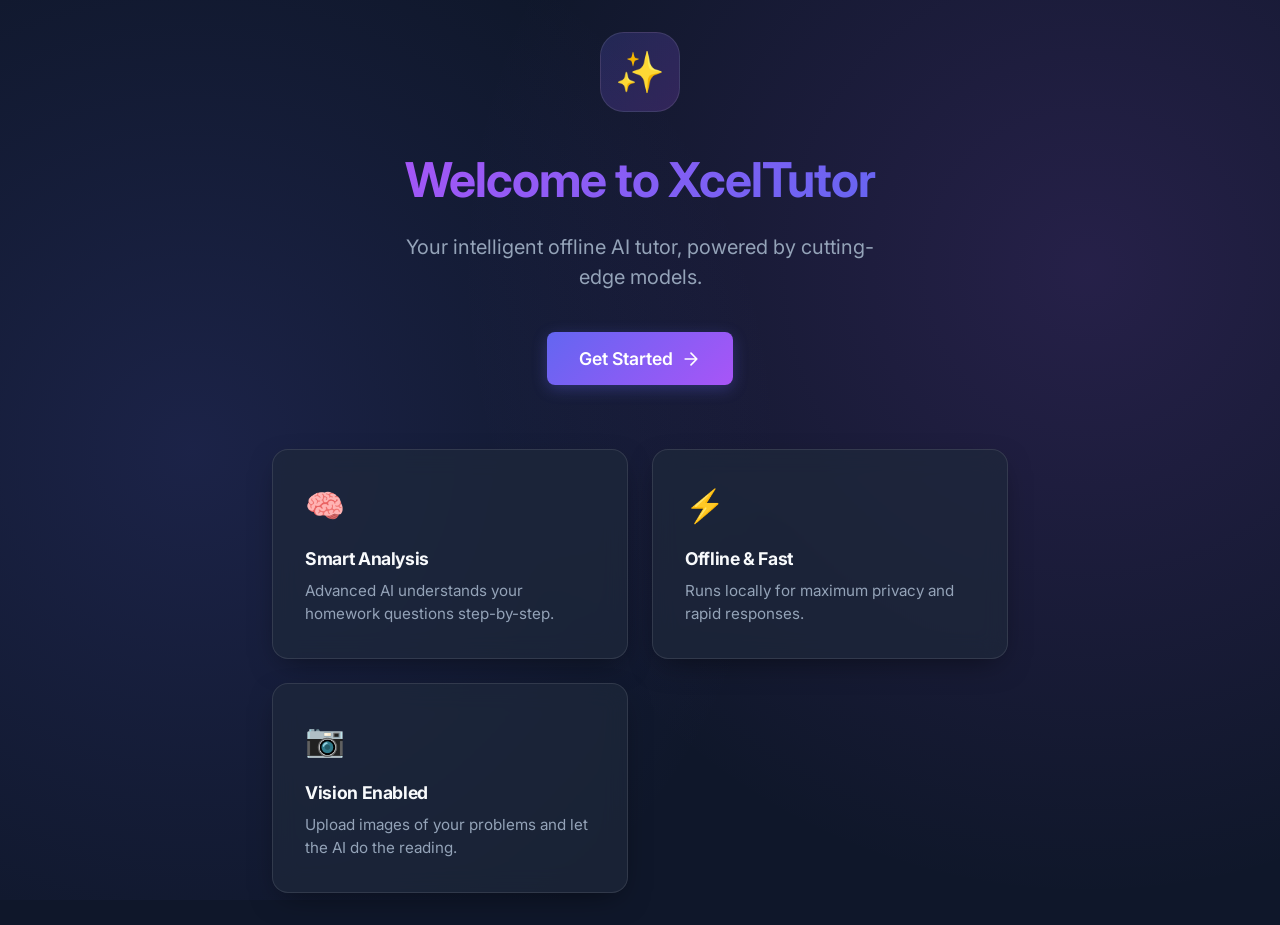
<file: templates/index.html>
<!DOCTYPE html>
<html lang="en">
<head>
    <meta charset="UTF-8">
    <title>XcelTutor - Home</title>
    <link rel="stylesheet" href="/static/style.css">
    <link rel="manifest" href="/manifest.json">
    <link rel="icon" href="/static/icons/xceltutor.svg">
    <meta name="theme-color" content="#0f172a">
    <meta name="viewport" content="width=device-width, initial-scale=1">
    <meta name="description" content="XcelTutor is your offline AI tutor, powered by Gemma and LLaVA. Get homework help instantly.">
</head>
<body>

    <div class="app-container home-container">
        <header class="hero">
            <div class="logo-wrapper">
                <div class="logo-icon">✨</div>
            </div>
            <h1 class="gradient-text">Welcome to XcelTutor</h1>
            <p class="subtitle">Your intelligent offline AI tutor, powered by cutting-edge models.</p>
            
            <div class="button-group">
                <a href="/upload" class="no-underline">
                    <button class="primary-btn pulse-anim">
                        Get Started
                        <svg width="20" height="20" viewBox="0 0 24 24" fill="none" stroke="currentColor" stroke-width="2" stroke-linecap="round" stroke-linejoin="round"><path d="M5 12h14M12 5l7 7-7 7"/></svg>
                    </button>
                </a>
                <button id="installAppBtn" class="secondary-btn" style="display: none;">
                    Install App
                    <svg width="20" height="20" viewBox="0 0 24 24" fill="none" stroke="currentColor" stroke-width="2" stroke-linecap="round" stroke-linejoin="round"><path d="M21 15v4a2 2 0 0 1-2 2H5a2 2 0 0 1-2-2v-4M7 10l5 5 5-5M12 15V3"/></svg>
                </button>
            </div>
        </header>

        <div class="features-grid">
            <div class="feature-card glass-effect">
                <div class="feature-icon">🧠</div>
                <h3>Smart Analysis</h3>
                <p>Advanced AI understands your homework questions step-by-step.</p>
            </div>
            <div class="feature-card glass-effect">
                <div class="feature-icon">⚡</div>
                <h3>Offline & Fast</h3>
                <p>Runs locally for maximum privacy and rapid responses.</p>
            </div>
            <div class="feature-card glass-effect">
                <div class="feature-icon">📷</div>
                <h3>Vision Enabled</h3>
                <p>Upload images of your problems and let the AI do the reading.</p>
            </div>
        </div>
    </div>

<script src="/static/pwa.js"></script>
</body>
</html>
</file>
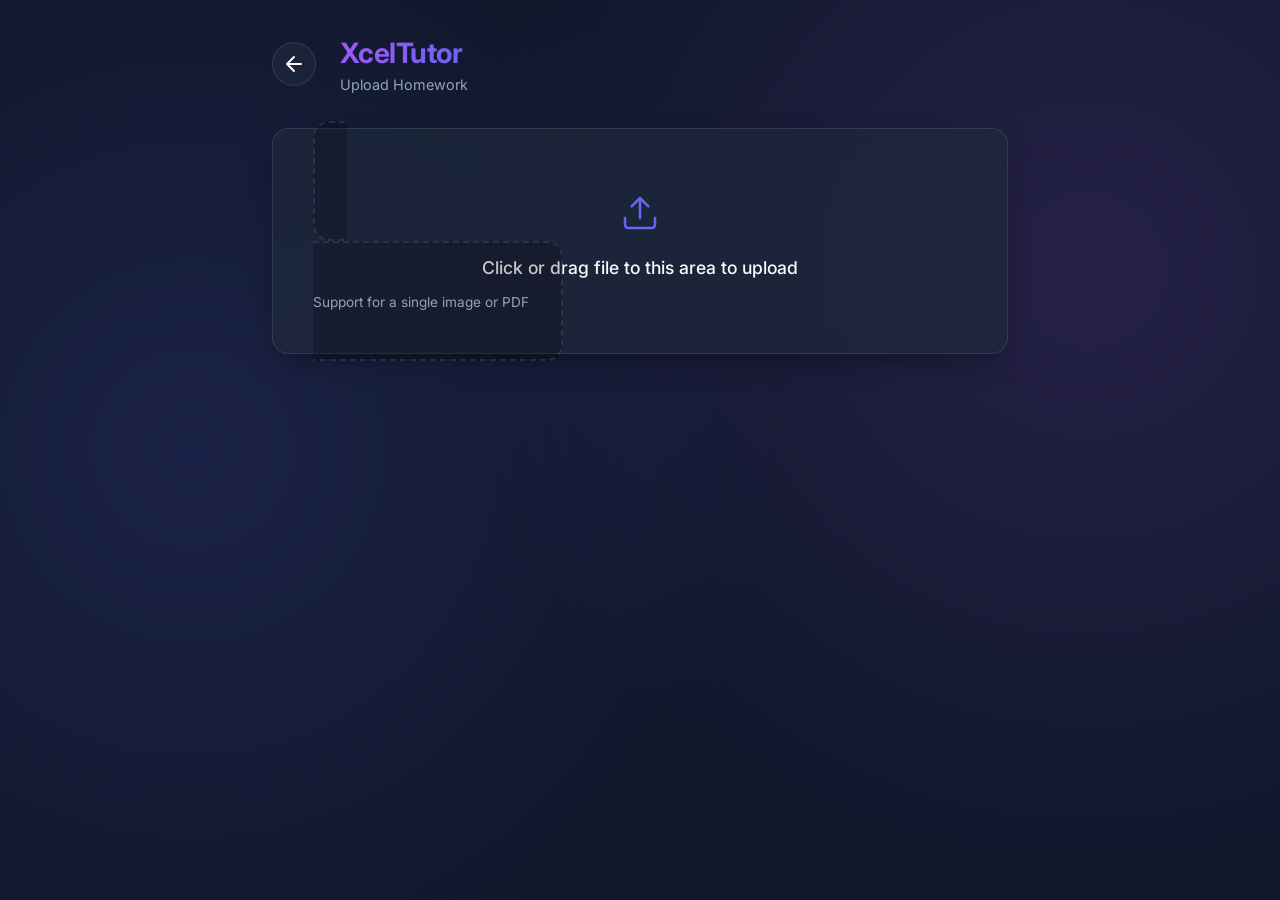
<file: templates/upload.html>
<!DOCTYPE html>
<html lang="en">
<head>
    <meta charset="UTF-8">
    <title>XcelTutor - Upload Homework</title>
    <link rel="stylesheet" href="/static/style.css">
    <link rel="manifest" href="/manifest.json">
    <link rel="icon" href="/static/icons/xceltutor.svg">
    <meta name="theme-color" content="#0f172a">
    <meta name="viewport" content="width=device-width, initial-scale=1">
</head>
<body>

<div class="app-container">
    <header class="app-header">
        <a href="/" class="back-btn">
            <svg width="24" height="24" viewBox="0 0 24 24" fill="none" stroke="currentColor" stroke-width="2" stroke-linecap="round" stroke-linejoin="round"><path d="M19 12H5M12 19l-7-7 7-7"/></svg>
        </a>
        <div class="header-titles">
            <h2 class="gradient-text">XcelTutor</h2>
            <p>Upload Homework</p>
        </div>
    </header>

    <main class="card glass-effect">
        <label class="upload-zone" id="dropZone" for="fileInput">
            <div class="upload-icon">
                <svg width="40" height="40" viewBox="0 0 24 24" fill="none" stroke="currentColor" stroke-width="1.5" stroke-linecap="round" stroke-linejoin="round"><path d="M21 15v4a2 2 0 0 1-2 2H5a2 2 0 0 1-2-2v-4M17 8l-5-5-5 5M12 3v12"/></svg>
            </div>
            <p>Click or drag file to this area to upload</p>
            <span class="file-info" id="fileInfo">Support for a single image or PDF</span>
        </label>
        <input type="file" id="fileInput" class="hidden-input" accept="image/*,application/pdf" onchange="handleFileSelect()">

        <div id="previewPanel" class="hidden fade-in">
            <div class="preview-container">
                <img id="imagePreview" alt="Uploaded homework preview">
            </div>
        </div>

        <div id="taskPanel" class="hidden fade-in">
            <h3>What do you want to do with it?</h3>
            
            <div class="input-group">
                <div class="select-wrapper">
                    <select id="taskSelect">
                        <option value="solve">Solve it step by step</option>
                        <option value="explain">Explain the question</option>
                        <option value="hint">Give me a hint</option>
                        <option value="check">Check my work</option>
                        <option value="extract">Extract the text only</option>
                        <option value="custom">Something else</option>
                    </select>
                </div>
            </div>

            <div class="input-group">
                <input type="text" id="customTask" class="hidden" placeholder="Tell XcelTutor what to do (e.g. Translate to Spanish)">
            </div>

            <button class="primary-btn full-width" onclick="processUploadedFile()" id="actionBtn">
                <span id="btnText">Ask Tutor</span>
                <span class="spinner hidden" id="loadingSpinner"></span>
            </button>
        </div>
    </main>

    <div id="resultContainer" class="hidden fade-in glass-effect result-card">
        <div class="result-header">
            <h3>Tutor Response</h3>
            <button class="copy-btn" onclick="copyResult()" title="Copy to clipboard">
                <svg width="18" height="18" viewBox="0 0 24 24" fill="none" stroke="currentColor" stroke-width="2" stroke-linecap="round" stroke-linejoin="round"><rect x="9" y="9" width="13" height="13" rx="2" ry="2"></rect><path d="M5 15H4a2 2 0 0 1-2-2V4a2 2 0 0 1 2-2h9a2 2 0 0 1 2 2v1"></path></svg>
            </button>
        </div>
        <div id="result" class="result-content"></div>
    </div>
</div>

<script src="/static/script.js"></script>
<script src="/static/pwa.js"></script>
</body>
</html>
</file>
<file: static/style.css>
@import url('https://fonts.googleapis.com/css2?family=Inter:wght@400;500;600;700&display=swap');

:root {
    --primary: #6366f1;
    --primary-hover: #4f46e5;
    --bg-base: #0f172a;
    --card-bg: rgba(30, 41, 59, 0.7);
    --card-border: rgba(255, 255, 255, 0.1);
    --text-main: #f8fafc;
    --text-muted: #94a3b8;
    --input-bg: rgba(15, 23, 42, 0.6);
    --radius: 16px;
    --radius-sm: 8px;
    --transition: all 0.3s cubic-bezier(0.4, 0, 0.2, 1);
}

* {
    box-sizing: border-box;
    margin: 0;
    padding: 0;
}

body {
    font-family: 'Inter', sans-serif;
    background-color: var(--bg-base);
    /* Modern vibrant background gradient */
    background-image: 
        radial-gradient(circle at 15% 50%, rgba(99, 102, 241, 0.15) 0%, transparent 50%),
        radial-gradient(circle at 85% 30%, rgba(168, 85, 247, 0.15) 0%, transparent 50%);
    background-attachment: fixed;
    color: var(--text-main);
    min-height: 100vh;
    display: flex;
    flex-direction: column;
    align-items: center;
    line-height: 1.5;
}

/* Utilities */
.hidden { display: none !important; }
.hidden-input { display: none; }
.fade-in { animation: fadeIn 0.4s ease forwards; }

@keyframes fadeIn {
    from { opacity: 0; transform: translateY(10px); }
    to { opacity: 1; transform: translateY(0); }
}

.gradient-text {
    background: linear-gradient(135deg, #a855f7 0%, #6366f1 100%);
    -webkit-background-clip: text;
    -webkit-text-fill-color: transparent;
    background-clip: text;
}

.glass-effect {
    background: var(--card-bg);
    backdrop-filter: blur(12px);
    -webkit-backdrop-filter: blur(12px);
    border: 1px solid var(--card-border);
    box-shadow: 0 10px 30px -10px rgba(0, 0, 0, 0.5);
}

/* Typography */
h1, h2, h3 { font-weight: 700; letter-spacing: -0.02em; }
h1 { font-size: 3rem; margin-bottom: 1rem; }
h2 { font-size: 2rem; margin-bottom: 0.5rem; }
h3 { font-size: 1.25rem; margin-bottom: 1rem; color: var(--text-main); }
p { color: var(--text-muted); }

/* Layout Containers */
.app-container {
    width: 100%;
    max-width: 800px;
    padding: 2rem;
    margin: 0 auto;
}

.home-container {
    display: flex;
    flex-direction: column;
    align-items: center;
    justify-content: center;
    min-height: 100vh;
    text-align: center;
}

/* Hero Section */
.hero { margin-bottom: 4rem; }
.logo-wrapper {
    width: 80px;
    height: 80px;
    background: linear-gradient(135deg, rgba(99, 102, 241, 0.2), rgba(168, 85, 247, 0.2));
    border-radius: 24px;
    display: flex;
    align-items: center;
    justify-content: center;
    margin: 0 auto 2rem;
    border: 1px solid var(--card-border);
}
.logo-icon { font-size: 2.5rem; }
.subtitle { font-size: 1.25rem; max-width: 500px; margin: 0 auto 2.5rem; }
.no-underline { text-decoration: none; }

/* Feature Cards */
.features-grid {
    display: grid;
    grid-template-columns: repeat(auto-fit, minmax(240px, 1fr));
    gap: 1.5rem;
    width: 100%;
}
.feature-card {
    padding: 2rem;
    border-radius: var(--radius);
    text-align: left;
    transition: var(--transition);
}
.feature-card:hover {
    transform: translateY(-5px);
    border-color: rgba(168, 85, 247, 0.3);
}
.feature-icon { font-size: 2rem; margin-bottom: 1rem; }
.feature-card h3 { margin-bottom: 0.5rem; font-size: 1.1rem; }
.feature-card p { font-size: 0.95rem; margin: 0; }

/* Buttons */
button {
    font-family: inherit;
    border: none;
    cursor: pointer;
    transition: var(--transition);
}
.primary-btn {
    background: linear-gradient(135deg, var(--primary) 0%, #a855f7 100%);
    color: white;
    padding: 1rem 2rem;
    border-radius: var(--radius-sm);
    font-size: 1.1rem;
    font-weight: 600;
    display: inline-flex;
    align-items: center;
    justify-content: center;
    gap: 0.5rem;
    box-shadow: 0 4px 15px rgba(99, 102, 241, 0.3);
}
.primary-btn:hover {
    transform: translateY(-2px);
    box-shadow: 0 6px 20px rgba(99, 102, 241, 0.4);
}
.primary-btn:active { transform: translateY(0); }
.secondary-btn {
    background: transparent;
    color: var(--text-main);
    padding: 1rem 2rem;
    border-radius: var(--radius-sm);
    font-size: 1.1rem;
    font-weight: 600;
    display: inline-flex;
    align-items: center;
    justify-content: center;
    gap: 0.5rem;
    border: 1px solid var(--card-border);
    transition: var(--transition);
}
.secondary-btn:hover {
    background: rgba(255, 255, 255, 0.1);
    transform: translateY(-2px);
}
.secondary-btn:active { transform: translateY(0); }
.button-group {
    display: flex;
    gap: 1rem;
    justify-content: center;
    margin-top: 2rem;
}
.full-width { width: 100%; }

.pulse-anim {
    animation: pulse 2s infinite;
}
@keyframes pulse {
    0% { box-shadow: 0 0 0 0 rgba(168, 85, 247, 0.4); }
    70% { box-shadow: 0 0 0 15px rgba(168, 85, 247, 0); }
    100% { box-shadow: 0 0 0 0 rgba(168, 85, 247, 0); }
}

/* Header */
.app-header {
    display: flex;
    align-items: center;
    margin-bottom: 2rem;
    gap: 1.5rem;
}
.back-btn {
    display: flex;
    align-items: center;
    justify-content: center;
    width: 44px;
    height: 44px;
    border-radius: 50%;
    background: var(--card-bg);
    border: 1px solid var(--card-border);
    color: var(--text-main);
    transition: var(--transition);
}
.back-btn:hover { background: rgba(255, 255, 255, 0.1); }
.header-titles h2 { margin: 0; font-size: 1.75rem; }
.header-titles p { margin: 0; font-size: 0.9rem; }

/* Card Main Area */
.card {
    padding: 2.5rem;
    border-radius: var(--radius);
    width: 100%;
}

/* Upload Zone */
.upload-zone {
    border: 2px dashed var(--card-border);
    border-radius: var(--radius);
    padding: 3rem 2rem;
    text-align: center;
    cursor: pointer;
    transition: var(--transition);
    background: rgba(0, 0, 0, 0.2);
}
.upload-zone:hover, .upload-zone.dragover {
    border-color: var(--primary);
    background: rgba(99, 102, 241, 0.05);
}
.upload-icon {
    color: var(--primary);
    margin-bottom: 1rem;
}
.upload-zone p {
    color: var(--text-main);
    font-weight: 500;
    font-size: 1.1rem;
    margin-bottom: 0.5rem;
}
.file-info {
    font-size: 0.85rem;
    color: var(--text-muted);
}

/* Preview */
#previewPanel { margin-top: 2rem; }
.preview-container {
    background: var(--input-bg);
    border-radius: var(--radius-sm);
    padding: 1rem;
    border: 1px solid var(--card-border);
    display: flex;
    justify-content: center;
}
#imagePreview {
    max-width: 100%;
    max-height: 350px;
    object-fit: contain;
    border-radius: 4px;
}

/* Task Panel & Inputs */
#taskPanel {
    margin-top: 2rem;
    padding-top: 2rem;
    border-top: 1px solid var(--card-border);
}
.input-group { margin-bottom: 1.5rem; }
.select-wrapper {
    position: relative;
    width: 100%;
}
.select-wrapper::after {
    content: "▼";
    font-size: 0.8rem;
    position: absolute;
    right: 1.2rem;
    top: 50%;
    transform: translateY(-50%);
    pointer-events: none;
    color: var(--text-muted);
}
select, input[type="text"] {
    width: 100%;
    padding: 1rem 1.25rem;
    background: var(--input-bg);
    border: 1px solid var(--card-border);
    border-radius: var(--radius-sm);
    color: var(--text-main);
    font-size: 1rem;
    font-family: inherit;
    appearance: none;
    transition: var(--transition);
}
select:focus, input[type="text"]:focus {
    outline: none;
    border-color: var(--primary);
    box-shadow: 0 0 0 2px rgba(99, 102, 241, 0.2);
}
select option { background: var(--bg-base); }

/* Loading Spinner */
.spinner {
    width: 20px;
    height: 20px;
    border: 3px solid rgba(255,255,255,0.3);
    border-radius: 50%;
    border-top-color: white;
    animation: spin 1s ease-in-out infinite;
}
@keyframes spin { to { transform: rotate(360deg); } }

/* Results */
.result-card {
    margin-top: 2rem;
    padding: 2rem;
    border-radius: var(--radius);
}
.result-header {
    display: flex;
    justify-content: space-between;
    align-items: center;
    margin-bottom: 1rem;
    padding-bottom: 1rem;
    border-bottom: 1px solid var(--card-border);
}
.result-header h3 { margin: 0; }
.copy-btn {
    background: transparent;
    color: var(--text-muted);
    padding: 0.5rem;
    border-radius: 4px;
}
.copy-btn:hover {
    color: var(--text-main);
    background: rgba(255,255,255,0.1);
}
.result-content {
    white-space: pre-wrap;
    font-size: 1rem;
    line-height: 1.6;
    color: #e2e8f0;
}
.result-content pre {
    font-family: inherit;
    white-space: pre-wrap;
    margin: 0;
}

/* Responsive */
@media (max-width: 600px) {
    .app-container { padding: 1rem; }
    h1 { font-size: 2.2rem; }
    .card { padding: 1.5rem; }
    .upload-zone { padding: 2rem 1rem; }
}
</file>
